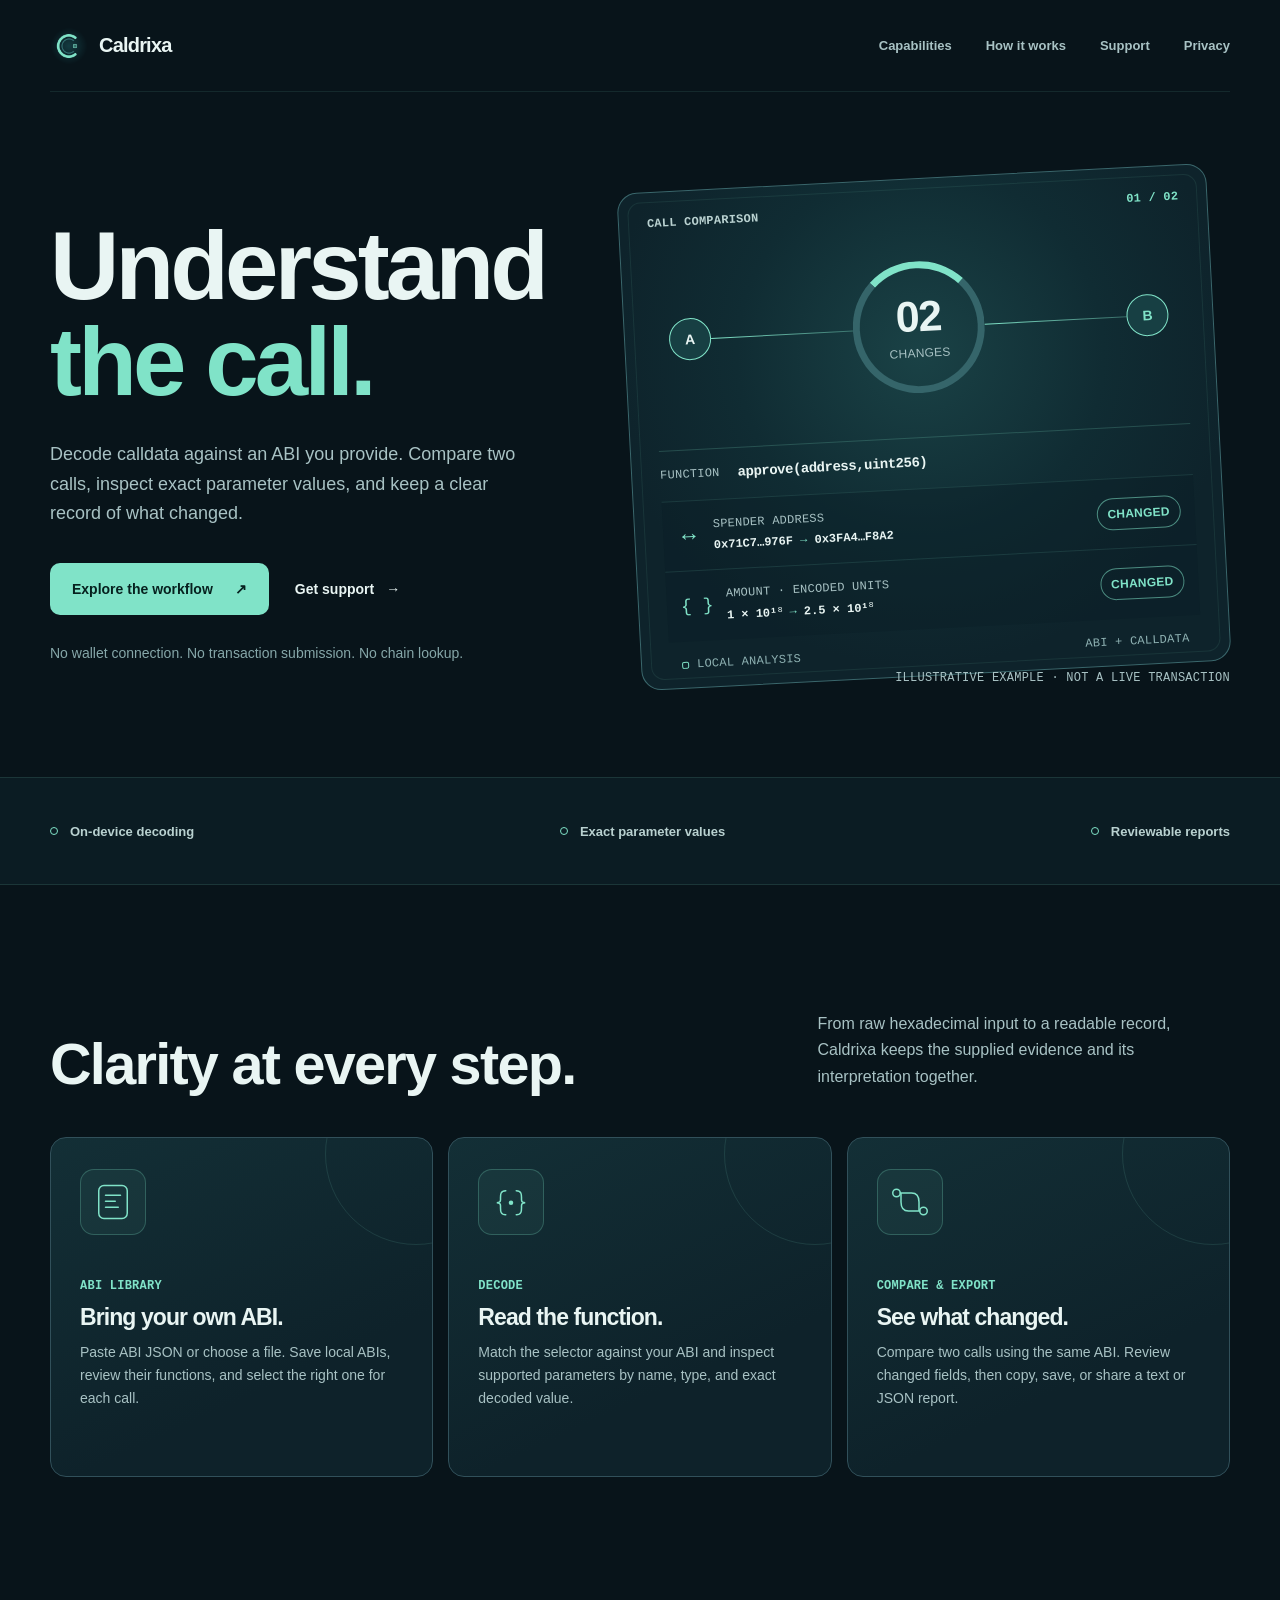
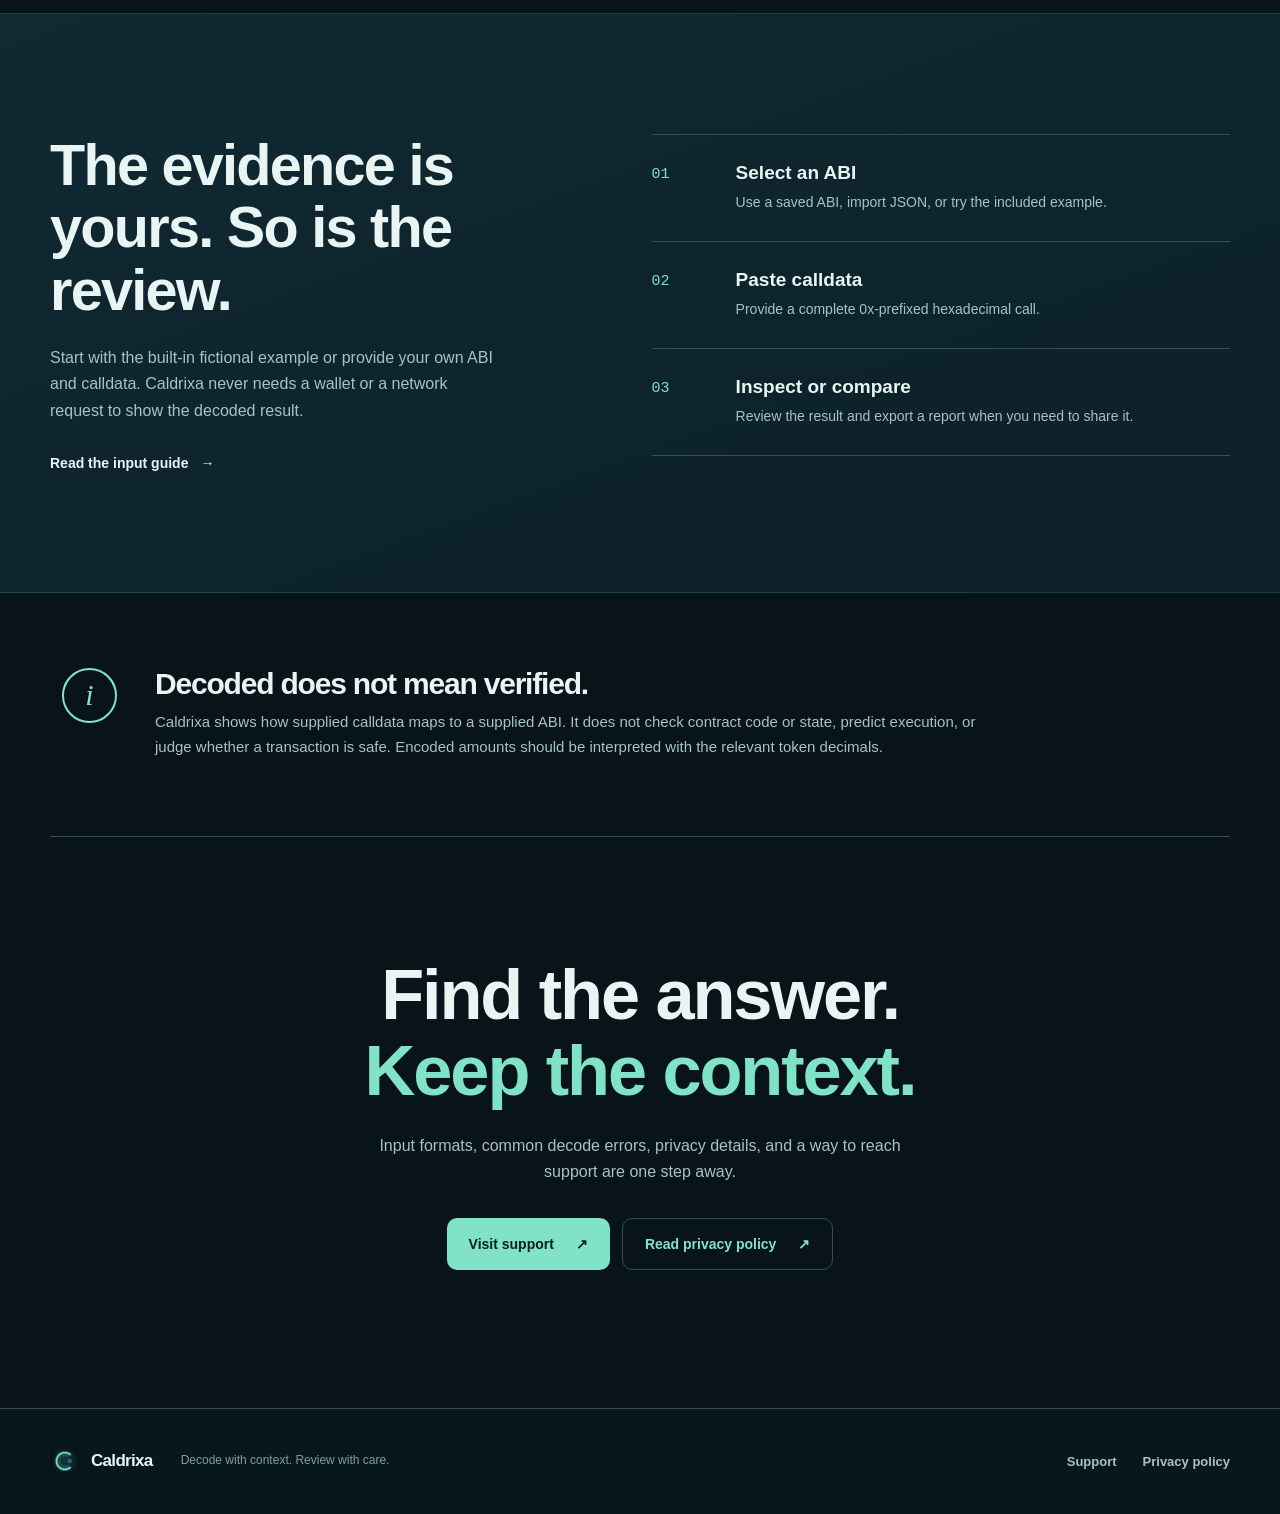
<file: index.html>
<!doctype html>
<html lang="en">
<head>
  <meta charset="utf-8">
  <meta name="viewport" content="width=device-width, initial-scale=1">
  <meta name="theme-color" content="#08141a">
  <meta name="description" content="Caldrixa is an offline iPhone tool for inspecting and comparing EVM contract calldata with an ABI you provide.">
  <title>Caldrixa — Understand the call</title>
  <link rel="icon" type="image/png" href="assets/caldrixa-icon.png">
  <link rel="stylesheet" href="styles.css">
</head>
<body>
  <a class="skip-link" href="#main">Skip to content</a>
  <div class="site-shell">
    <header class="site-header wrap">
      <a class="brand" href="index.html" aria-label="Caldrixa home">
        <img src="assets/caldrixa-icon.png" width="38" height="38" alt="">
        <span>Caldrixa</span>
      </a>
      <nav class="site-nav" aria-label="Main navigation">
        <a href="#capabilities">Capabilities</a>
        <a href="#workflow">How it works</a>
        <a href="support.html">Support</a>
        <a href="privacy.html">Privacy</a>
      </nav>
    </header>

    <main id="main">
      <section class="hero wrap" aria-labelledby="hero-title">
        <div class="hero-copy">
          <h1 id="hero-title">Understand<br><em>the call.</em></h1>
          <p class="hero-lead">Decode calldata against an ABI you provide. Compare two calls, inspect exact parameter values, and keep a clear record of what changed.</p>
          <div class="hero-actions">
            <a class="button button-primary" href="#workflow">Explore the workflow <span aria-hidden="true">↗</span></a>
            <a class="text-link" href="support.html">Get support <span aria-hidden="true">→</span></a>
          </div>
          <p class="hero-note">No wallet connection. No transaction submission. No chain lookup.</p>
        </div>
        <div class="hero-visual" role="img" aria-label="Illustration of two decoded calls being compared with two changed parameters">
          <div class="instrument">
            <div class="instrument-top"><span>CALL COMPARISON</span><span class="instrument-index">01 / 02</span></div>
            <div class="instrument-flow" aria-hidden="true"><span class="flow-node">A</span><span class="flow-line"></span><span class="flow-core"><strong>02</strong><small>CHANGES</small></span><span class="flow-line"></span><span class="flow-node active">B</span></div>
            <div class="instrument-function"><span>FUNCTION</span><strong>approve(address,uint256)</strong></div>
            <div class="instrument-row"><span class="row-symbol" aria-hidden="true">↔</span><div><small>SPENDER ADDRESS</small><strong>0x71C7…976F <span aria-hidden="true">→</span> 0x3FA4…F8A2</strong></div><span class="row-tag">CHANGED</span></div>
            <div class="instrument-row"><span class="row-symbol amount" aria-hidden="true">{ }</span><div><small>AMOUNT · ENCODED UNITS</small><strong>1 × 10¹⁸ <span aria-hidden="true">→</span> 2.5 × 10¹⁸</strong></div><span class="row-tag">CHANGED</span></div>
            <div class="instrument-foot"><span class="tiny-square" aria-hidden="true"></span><span>LOCAL ANALYSIS</span><span>ABI + CALLDATA</span></div>
          </div>
          <div class="visual-caption">ILLUSTRATIVE EXAMPLE · NOT A LIVE TRANSACTION</div>
        </div>
      </section>

      <section class="proof-strip" aria-label="Product characteristics">
        <div class="wrap proof-inner"><span><i aria-hidden="true"></i> On-device decoding</span><span><i aria-hidden="true"></i> Exact parameter values</span><span><i aria-hidden="true"></i> Reviewable reports</span></div>
      </section>

      <section class="section wrap" id="capabilities" aria-labelledby="capabilities-title">
        <div class="section-heading"><div><h2 id="capabilities-title">Clarity at every step.</h2></div><p>From raw hexadecimal input to a readable record, Caldrixa keeps the supplied evidence and its interpretation together.</p></div>
        <div class="capability-grid">
          <article class="capability-card"><div class="capability-icon" aria-hidden="true"><svg viewBox="0 0 64 64" fill="none"><rect x="13" y="10" width="38" height="44" rx="7" stroke="currentColor" stroke-width="2"/><path d="M22 23h20M22 31h13M22 39h17" stroke="currentColor" stroke-width="2" stroke-linecap="round"/></svg></div><span class="card-number">ABI LIBRARY</span><h3>Bring your own ABI.</h3><p>Paste ABI JSON or choose a file. Save local ABIs, review their functions, and select the right one for each call.</p></article>
          <article class="capability-card"><div class="capability-icon" aria-hidden="true"><svg viewBox="0 0 64 64" fill="none"><path d="M25 17c-7 0-7 5-7 9v3c0 3-2 4-5 4 3 0 5 1 5 4v3c0 4 0 9 7 9M39 17c7 0 7 5 7 9v3c0 3 2 4 5 4-3 0-5 1-5 4v3c0 4 0 9-7 9" stroke="currentColor" stroke-width="2" stroke-linecap="round"/><circle cx="32" cy="33" r="3" fill="currentColor"/></svg></div><span class="card-number">DECODE</span><h3>Read the function.</h3><p>Match the selector against your ABI and inspect supported parameters by name, type, and exact decoded value.</p></article>
          <article class="capability-card"><div class="capability-icon" aria-hidden="true"><svg viewBox="0 0 64 64" fill="none"><circle cx="14" cy="20" r="5" stroke="currentColor" stroke-width="2"/><circle cx="50" cy="44" r="5" stroke="currentColor" stroke-width="2"/><path d="M19 20h15c8 0 10 5 10 12v12M45 44H30c-8 0-10-5-10-12V20" stroke="currentColor" stroke-width="2" stroke-linecap="round"/></svg></div><span class="card-number">COMPARE & EXPORT</span><h3>See what changed.</h3><p>Compare two calls using the same ABI. Review changed fields, then copy, save, or share a text or JSON report.</p></article>
        </div>
      </section>

      <section class="workflow-section" id="workflow" aria-labelledby="workflow-title"><div class="wrap workflow-layout"><div class="workflow-intro"><h2 id="workflow-title">The evidence is yours. So is the review.</h2><p>Start with the built-in fictional example or provide your own ABI and calldata. Caldrixa never needs a wallet or a network request to show the decoded result.</p><a class="text-link" href="support.html">Read the input guide <span aria-hidden="true">→</span></a></div><ol class="workflow-steps"><li><span>01</span><div><h3>Select an ABI</h3><p>Use a saved ABI, import JSON, or try the included example.</p></div></li><li><span>02</span><div><h3>Paste calldata</h3><p>Provide a complete 0x-prefixed hexadecimal call.</p></div></li><li><span>03</span><div><h3>Inspect or compare</h3><p>Review the result and export a report when you need to share it.</p></div></li></ol></div></section>

      <section class="boundary wrap" aria-labelledby="boundary-title"><div class="boundary-mark" aria-hidden="true">i</div><div><h2 id="boundary-title">Decoded does not mean verified.</h2><p>Caldrixa shows how supplied calldata maps to a supplied ABI. It does not check contract code or state, predict execution, or judge whether a transaction is safe. Encoded amounts should be interpreted with the relevant token decimals.</p></div></section>

      <section class="closing wrap"><h2>Find the answer.<br><span>Keep the context.</span></h2><p>Input formats, common decode errors, privacy details, and a way to reach support are one step away.</p><div class="closing-actions"><a class="button button-primary" href="support.html">Visit support <span aria-hidden="true">↗</span></a><a class="button button-outline" href="privacy.html">Read privacy policy <span aria-hidden="true">↗</span></a></div></section>
    </main>

    <footer class="site-footer"><div class="wrap footer-inner"><a class="brand" href="index.html"><img src="assets/caldrixa-icon.png" width="30" height="30" alt=""><span>Caldrixa</span></a><p>Decode with context. Review with care.</p><nav aria-label="Footer navigation"><a href="support.html">Support</a><a href="privacy.html">Privacy policy</a></nav></div></footer>
  </div>
</body>
</html>
</file>
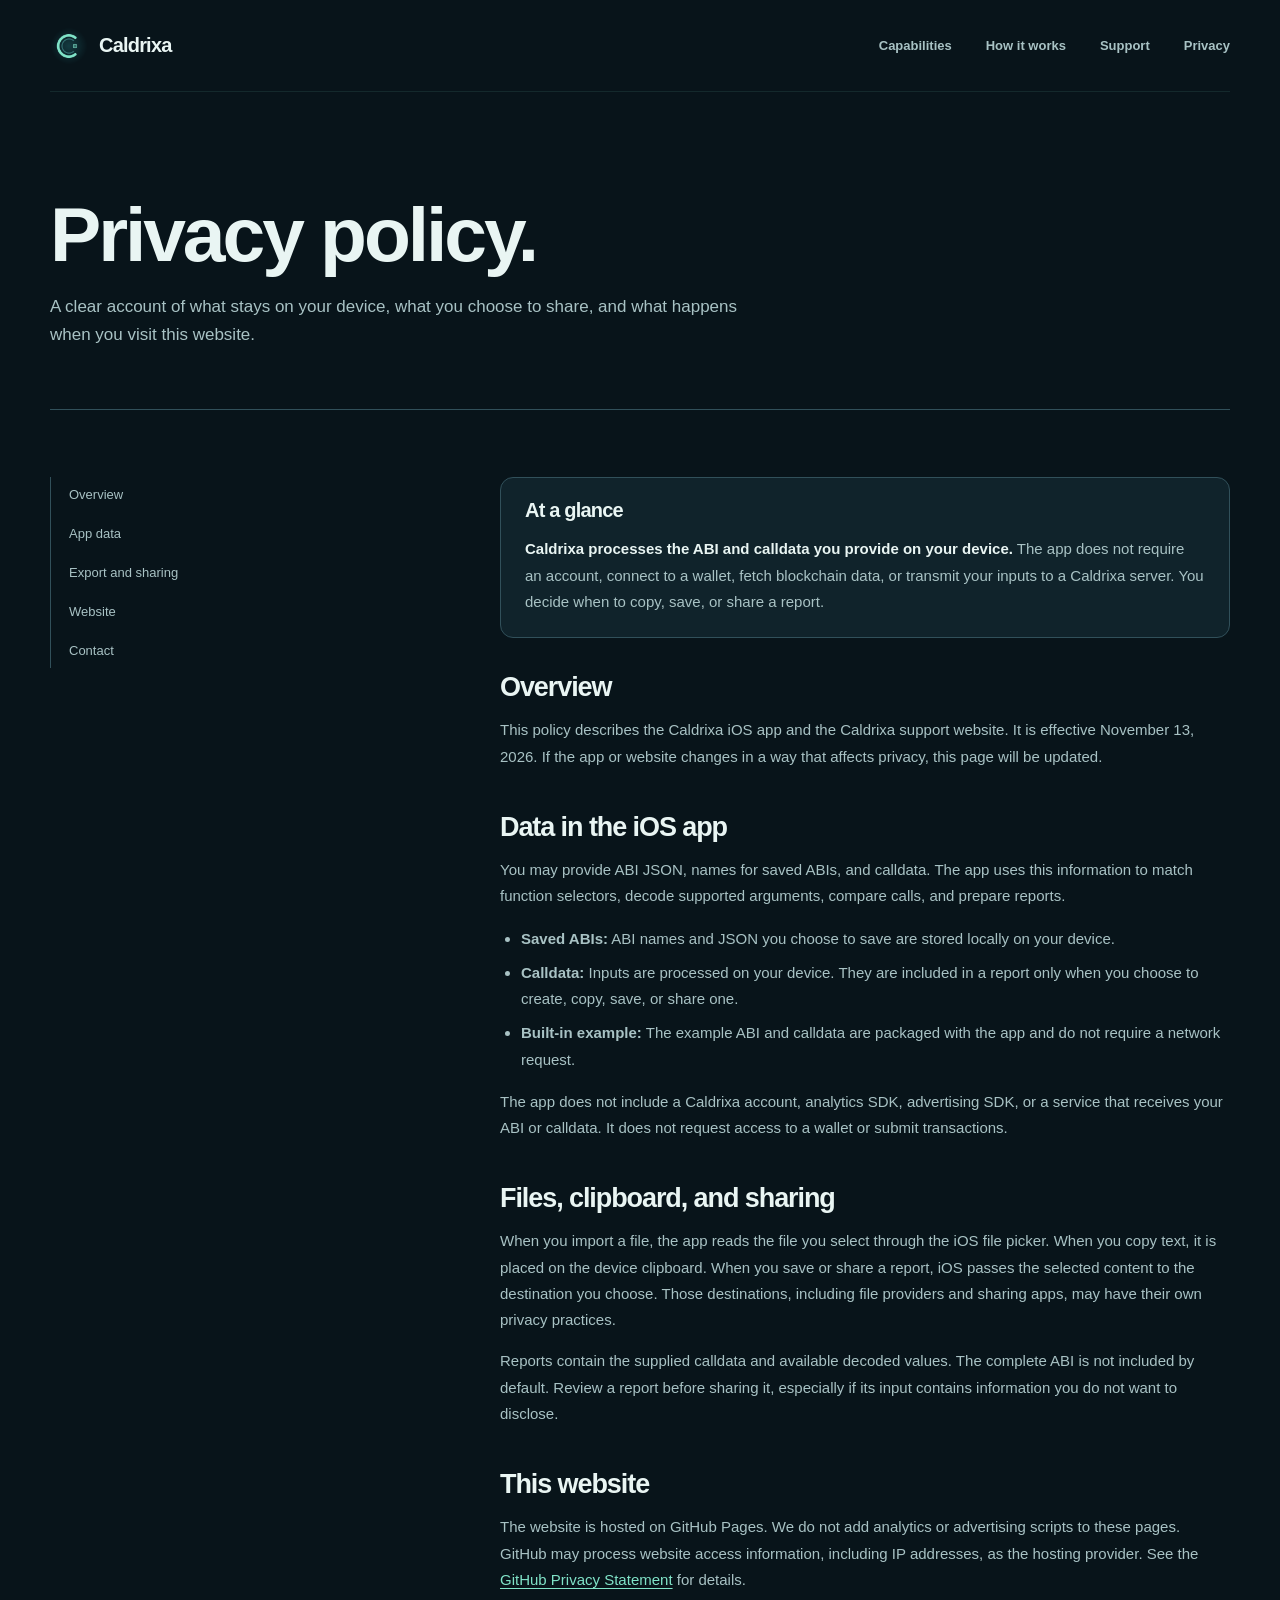
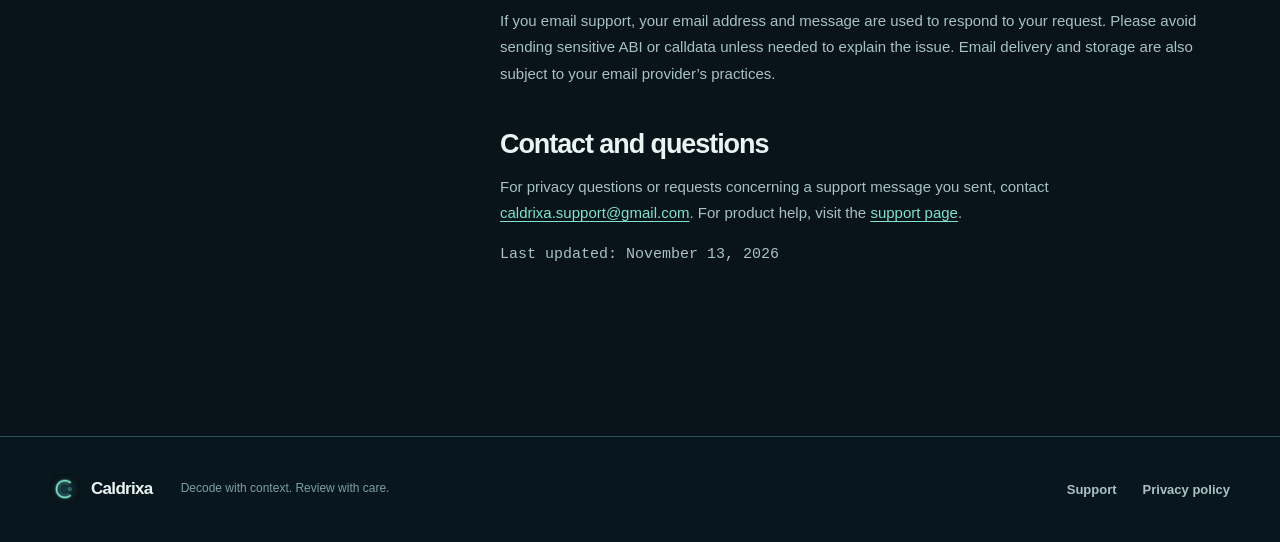
<file: privacy.html>
<!doctype html>
<html lang="en">
<head>
  <meta charset="utf-8">
  <meta name="viewport" content="width=device-width, initial-scale=1">
  <meta name="theme-color" content="#08141a">
  <meta name="description" content="Read how the Caldrixa iOS app and website handle ABI, calldata, reports, and support messages.">
  <title>Privacy Policy — Caldrixa</title>
  <link rel="icon" type="image/png" href="assets/caldrixa-icon.png">
  <link rel="stylesheet" href="styles.css">
</head>
<body>
  <a class="skip-link" href="#main">Skip to content</a>
  <div class="site-shell">
    <header class="site-header wrap"><a class="brand" href="index.html" aria-label="Caldrixa home"><img src="assets/caldrixa-icon.png" width="38" height="38" alt=""><span>Caldrixa</span></a><nav class="site-nav" aria-label="Main navigation"><a href="index.html#capabilities">Capabilities</a><a href="index.html#workflow">How it works</a><a href="support.html">Support</a><a href="privacy.html" aria-current="page">Privacy</a></nav></header>
    <main id="main">
      <section class="legal-hero wrap"><h1>Privacy policy.</h1><p>A clear account of what stays on your device, what you choose to share, and what happens when you visit this website.</p></section>
      <div class="legal-layout wrap">
        <nav class="legal-toc" aria-label="On this page"><a href="#overview">Overview</a><a href="#app-data">App data</a><a href="#sharing">Export and sharing</a><a href="#website">Website</a><a href="#contact">Contact</a></nav>
        <div class="legal-content">
          <div class="info-panel"><h2>At a glance</h2><p><strong>Caldrixa processes the ABI and calldata you provide on your device.</strong> The app does not require an account, connect to a wallet, fetch blockchain data, or transmit your inputs to a Caldrixa server. You decide when to copy, save, or share a report.</p></div>
          <section id="overview"><h2>Overview</h2><p>This policy describes the Caldrixa iOS app and the Caldrixa support website. It is effective November 13, 2026. If the app or website changes in a way that affects privacy, this page will be updated.</p></section>
          <section id="app-data"><h2>Data in the iOS app</h2><p>You may provide ABI JSON, names for saved ABIs, and calldata. The app uses this information to match function selectors, decode supported arguments, compare calls, and prepare reports.</p><ul><li><strong>Saved ABIs:</strong> ABI names and JSON you choose to save are stored locally on your device.</li><li><strong>Calldata:</strong> Inputs are processed on your device. They are included in a report only when you choose to create, copy, save, or share one.</li><li><strong>Built-in example:</strong> The example ABI and calldata are packaged with the app and do not require a network request.</li></ul><p>The app does not include a Caldrixa account, analytics SDK, advertising SDK, or a service that receives your ABI or calldata. It does not request access to a wallet or submit transactions.</p></section>
          <section id="sharing"><h2>Files, clipboard, and sharing</h2><p>When you import a file, the app reads the file you select through the iOS file picker. When you copy text, it is placed on the device clipboard. When you save or share a report, iOS passes the selected content to the destination you choose. Those destinations, including file providers and sharing apps, may have their own privacy practices.</p><p>Reports contain the supplied calldata and available decoded values. The complete ABI is not included by default. Review a report before sharing it, especially if its input contains information you do not want to disclose.</p></section>
          <section id="website"><h2>This website</h2><p>The website is hosted on GitHub Pages. We do not add analytics or advertising scripts to these pages. GitHub may process website access information, including IP addresses, as the hosting provider. See the <a href="https://docs.github.com/en/site-policy/privacy-policies/github-privacy-statement">GitHub Privacy Statement</a> for details.</p><p>If you email support, your email address and message are used to respond to your request. Please avoid sending sensitive ABI or calldata unless needed to explain the issue. Email delivery and storage are also subject to your email provider’s practices.</p></section>
          <section id="contact"><h2>Contact and questions</h2><p>For privacy questions or requests concerning a support message you sent, contact <a href="mailto:caldrixa.support@gmail.com?subject=Caldrixa%20privacy">caldrixa.support@gmail.com</a>. For product help, visit the <a href="support.html">support page</a>.</p><p class="meta-line">Last updated: November 13, 2026</p></section>
        </div>
      </div>
    </main>
    <footer class="site-footer"><div class="wrap footer-inner"><a class="brand" href="index.html"><img src="assets/caldrixa-icon.png" width="30" height="30" alt=""><span>Caldrixa</span></a><p>Decode with context. Review with care.</p><nav aria-label="Footer navigation"><a href="support.html">Support</a><a href="privacy.html">Privacy policy</a></nav></div></footer>
  </div>
</body>
</html>
</file>
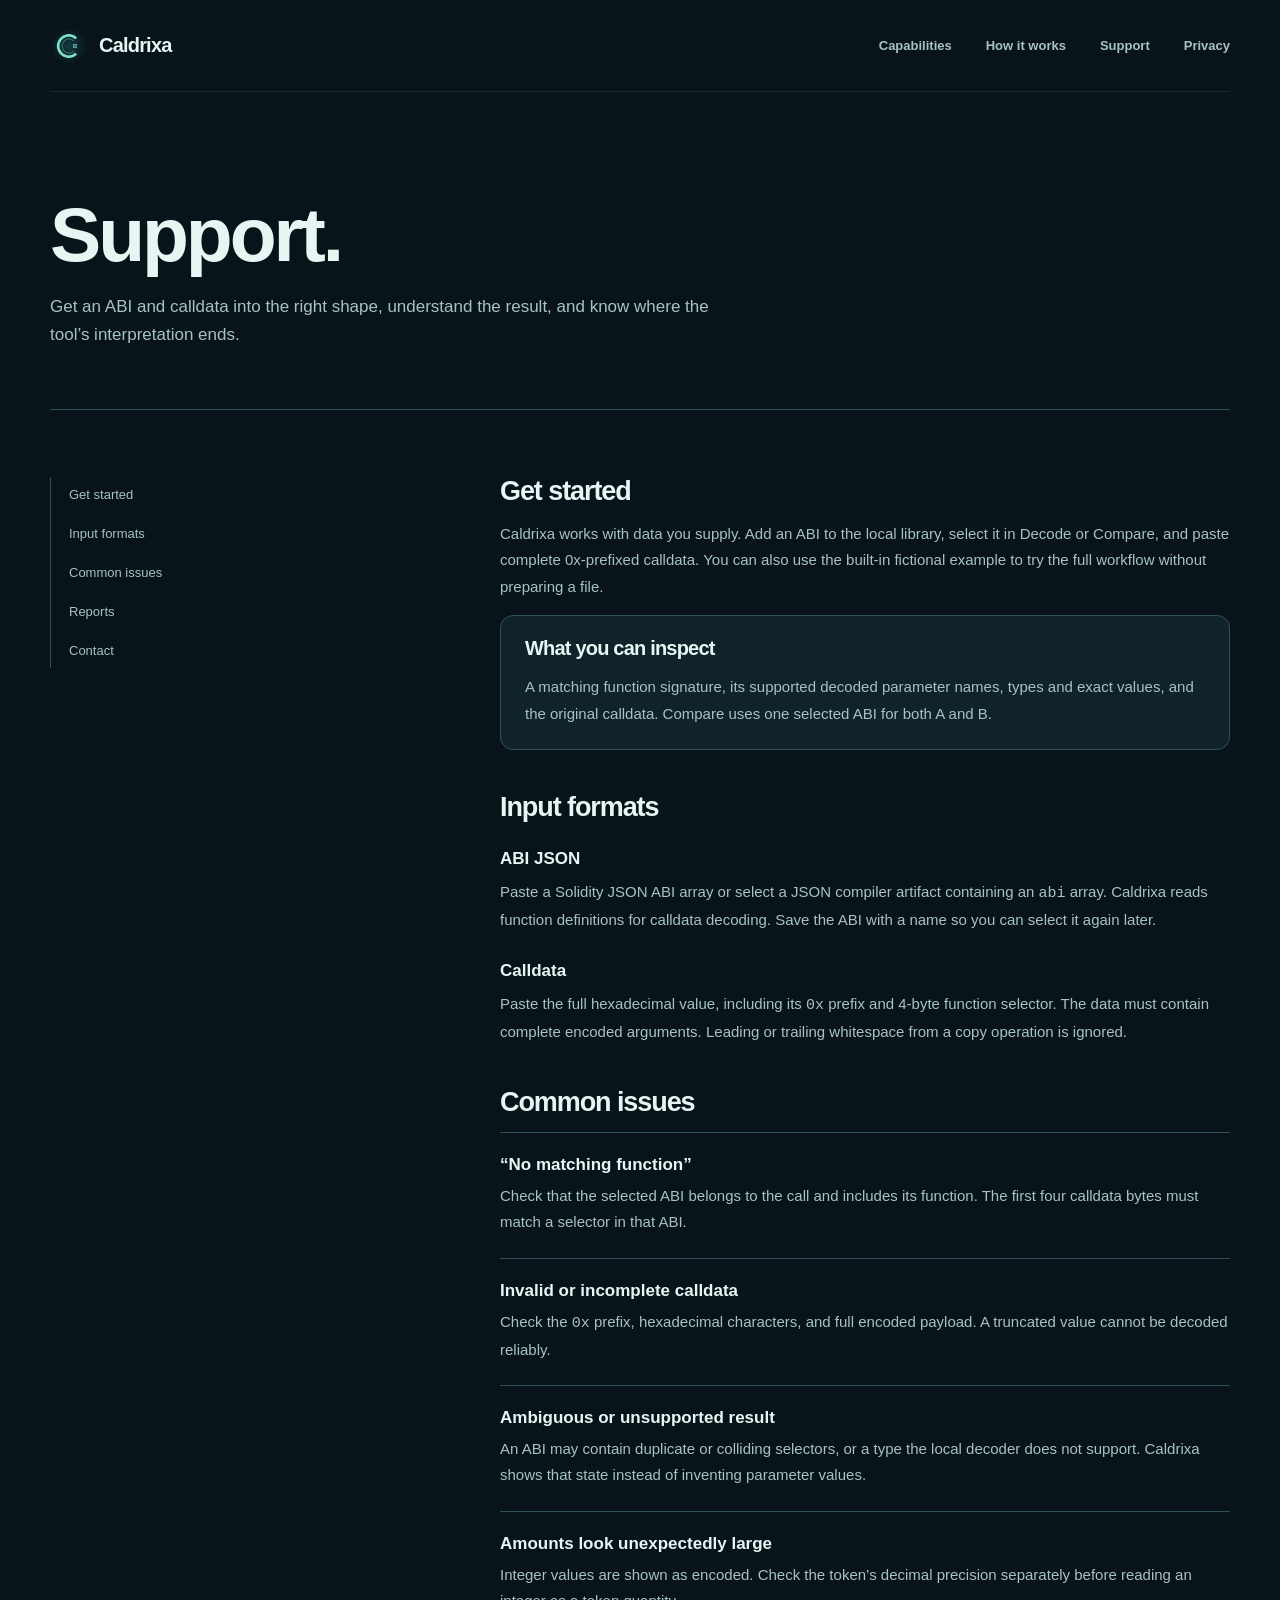
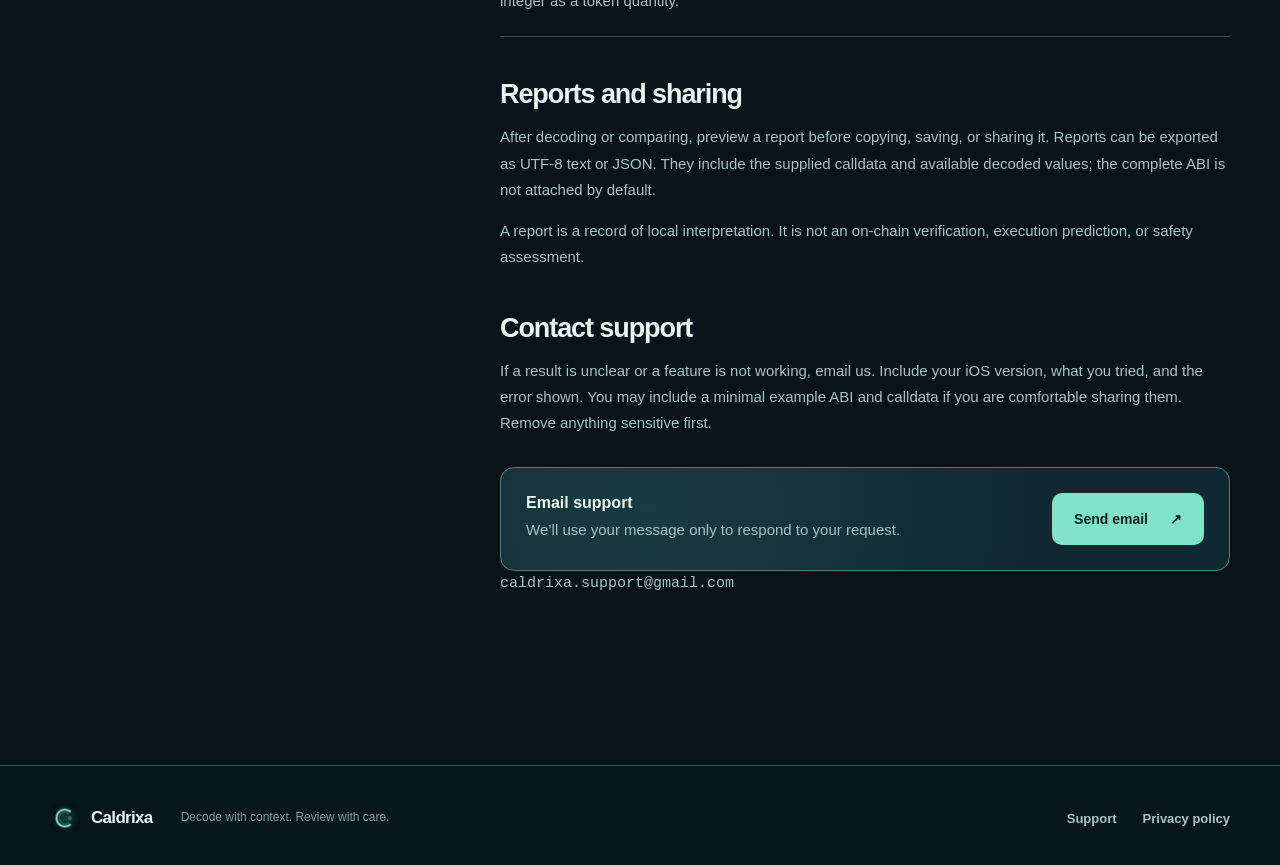
<file: support.html>
<!doctype html>
<html lang="en">
<head>
  <meta charset="utf-8">
  <meta name="viewport" content="width=device-width, initial-scale=1">
  <meta name="theme-color" content="#08141a">
  <meta name="description" content="Help with importing an ABI, decoding calldata, comparing calls, and exporting reports in Caldrixa.">
  <title>Support — Caldrixa</title>
  <link rel="icon" type="image/png" href="assets/caldrixa-icon.png">
  <link rel="stylesheet" href="styles.css">
</head>
<body>
  <a class="skip-link" href="#main">Skip to content</a>
  <div class="site-shell">
    <header class="site-header wrap"><a class="brand" href="index.html" aria-label="Caldrixa home"><img src="assets/caldrixa-icon.png" width="38" height="38" alt=""><span>Caldrixa</span></a><nav class="site-nav" aria-label="Main navigation"><a href="index.html#capabilities">Capabilities</a><a href="index.html#workflow">How it works</a><a href="support.html" aria-current="page">Support</a><a href="privacy.html">Privacy</a></nav></header>
    <main id="main">
      <section class="legal-hero wrap"><h1>Support.</h1><p>Get an ABI and calldata into the right shape, understand the result, and know where the tool’s interpretation ends.</p></section>
      <div class="legal-layout wrap">
        <nav class="legal-toc" aria-label="On this page"><a href="#start">Get started</a><a href="#formats">Input formats</a><a href="#errors">Common issues</a><a href="#reports">Reports</a><a href="#contact">Contact</a></nav>
        <div class="legal-content">
          <section id="start"><h2>Get started</h2><p>Caldrixa works with data you supply. Add an ABI to the local library, select it in Decode or Compare, and paste complete 0x-prefixed calldata. You can also use the built-in fictional example to try the full workflow without preparing a file.</p><div class="info-panel"><h2>What you can inspect</h2><p>A matching function signature, its supported decoded parameter names, types and exact values, and the original calldata. Compare uses one selected ABI for both A and B.</p></div></section>
          <section id="formats"><h2>Input formats</h2><h3>ABI JSON</h3><p>Paste a Solidity JSON ABI array or select a JSON compiler artifact containing an <code>abi</code> array. Caldrixa reads function definitions for calldata decoding. Save the ABI with a name so you can select it again later.</p><h3>Calldata</h3><p>Paste the full hexadecimal value, including its <code>0x</code> prefix and 4-byte function selector. The data must contain complete encoded arguments. Leading or trailing whitespace from a copy operation is ignored.</p></section>
          <section id="errors"><h2>Common issues</h2><div class="faq-item"><h3>“No matching function”</h3><p>Check that the selected ABI belongs to the call and includes its function. The first four calldata bytes must match a selector in that ABI.</p></div><div class="faq-item"><h3>Invalid or incomplete calldata</h3><p>Check the <code>0x</code> prefix, hexadecimal characters, and full encoded payload. A truncated value cannot be decoded reliably.</p></div><div class="faq-item"><h3>Ambiguous or unsupported result</h3><p>An ABI may contain duplicate or colliding selectors, or a type the local decoder does not support. Caldrixa shows that state instead of inventing parameter values.</p></div><div class="faq-item"><h3>Amounts look unexpectedly large</h3><p>Integer values are shown as encoded. Check the token’s decimal precision separately before reading an integer as a token quantity.</p></div></section>
          <section id="reports"><h2>Reports and sharing</h2><p>After decoding or comparing, preview a report before copying, saving, or sharing it. Reports can be exported as UTF-8 text or JSON. They include the supplied calldata and available decoded values; the complete ABI is not attached by default.</p><p>A report is a record of local interpretation. It is not an on-chain verification, execution prediction, or safety assessment.</p></section>
          <section id="contact"><h2>Contact support</h2><p>If a result is unclear or a feature is not working, email us. Include your iOS version, what you tried, and the error shown. You may include a minimal example ABI and calldata if you are comfortable sharing them. Remove anything sensitive first.</p><div class="support-contact"><div><strong>Email support</strong><p>We’ll use your message only to respond to your request.</p></div><a class="button button-primary" href="mailto:caldrixa.support@gmail.com?subject=Caldrixa%20support">Send email <span aria-hidden="true">↗</span></a></div><p class="meta-line">caldrixa.support@gmail.com</p></section>
        </div>
      </div>
    </main>
    <footer class="site-footer"><div class="wrap footer-inner"><a class="brand" href="index.html"><img src="assets/caldrixa-icon.png" width="30" height="30" alt=""><span>Caldrixa</span></a><p>Decode with context. Review with care.</p><nav aria-label="Footer navigation"><a href="support.html">Support</a><a href="privacy.html">Privacy policy</a></nav></div></footer>
  </div>
</body>
</html>
</file>
<file: styles.css>
:root{color-scheme:dark;--canvas:#08141a;--surface:#10232b;--surface-light:#17353a;--ink:#e9f5f3;--muted:#a8c2c4;--line:#31505a;--accent:#80e3c8;--accent-ink:#06211f;--max:1180px}
*{box-sizing:border-box}
html{scroll-behavior:smooth}
body{margin:0;background:var(--canvas);color:var(--ink);font-family:-apple-system,BlinkMacSystemFont,"Segoe UI",sans-serif;-webkit-font-smoothing:antialiased}
a{color:inherit;text-decoration:none}
button,a{touch-action:manipulation}
a:focus-visible{outline:2px solid var(--accent);outline-offset:5px;border-radius:4px}
p{line-height:1.65}
.wrap{width:min(var(--max),calc(100% - 64px));margin-inline:auto}
.skip-link{position:absolute;left:20px;top:-70px;z-index:20;padding:12px 18px;background:var(--accent);color:var(--accent-ink)}
.skip-link:focus{top:12px}
.site-shell{overflow:hidden}
.site-header{min-height:92px;display:flex;align-items:center;justify-content:space-between;gap:24px;border-bottom:1px solid rgba(128,227,200,.1)}
.brand{display:inline-flex;align-items:center;gap:11px;font-size:20px;font-weight:730;letter-spacing:-.04em;white-space:nowrap}
.brand img{border-radius:9px}
.site-nav{display:flex;align-items:center;gap:34px;flex-wrap:wrap}
.site-nav a,.site-footer nav a{font-size:13px;font-weight:600;color:var(--muted);transition:color .2s ease}
.site-nav a:hover,.site-footer nav a:hover,.text-link:hover{color:var(--accent)}
.hero{min-height:685px;display:grid;grid-template-columns:.88fr 1.12fr;align-items:center;gap:72px;padding-block:70px 86px}
.hero-copy{position:relative;z-index:2}
.eyebrow,.section-kicker,.card-number,.instrument-top,.instrument-function span,.instrument-row small,.instrument-foot,.visual-caption{font-family:ui-monospace,SFMono-Regular,Menlo,monospace;letter-spacing:.02em}
.eyebrow{display:flex;align-items:center;gap:11px;color:var(--accent);font-size:12px;font-weight:650;text-transform:uppercase;white-space:nowrap}
.live-dot{width:7px;height:7px;border-radius:50%;background:var(--accent);}
.eyebrow-rule{height:1px;width:19px;background:var(--line)}
h1,h2,h3,p{margin-top:0}
h1{font-size:clamp(64px,8vw,96px);line-height:1;letter-spacing:-.04em;margin:30px 0 30px;font-weight:740}
h1 em{font-style:normal;color:var(--accent)}
.hero-lead{max-width:490px;font-size:18px;line-height:1.65;color:var(--muted);margin-bottom:34px}
.hero-actions,.closing-actions{display:flex;align-items:center;gap:26px;flex-wrap:wrap}
.button{min-height:52px;display:inline-flex;align-items:center;justify-content:center;gap:22px;border-radius:10px;padding:0 22px;font-size:14px;font-weight:730;transition:transform .2s ease,background .2s ease,border-color .2s ease}
.button:hover{transform:translateY(-2px)}
.button-primary{background:var(--accent);color:var(--accent-ink)}
.button-primary:hover{background:#a1f1d9}
.button-outline{border:1px solid var(--line);color:var(--accent)}
.button-outline:hover{border-color:var(--accent)}
.text-link{display:inline-flex;align-items:center;gap:12px;color:var(--ink);font-size:14px;font-weight:650;transition:color .2s ease}
.hero-note{font-size:14px;color:#86a7a9;margin:27px 0 0}
.hero-visual{position:relative;min-height:520px;display:grid;place-items:center}
.instrument{position:relative;width:min(100%,590px);border:1px solid #3a676c;border-radius:20px;padding:24px 28px 0;background:radial-gradient(circle at 50% 35%,#1a4246 0%,#102c33 42%,#0e232b 72%);transform:rotate(-3deg)}
.instrument::before{content:"";position:absolute;inset:9px;border:1px solid rgba(128,227,200,.09);border-radius:13px;pointer-events:none}
.instrument-top{display:flex;justify-content:space-between;gap:15px;font-size:12px;color:#bad2d1;font-weight:700}
.instrument-index{color:var(--accent)}
.instrument-flow{height:220px;display:flex;align-items:center;justify-content:center;gap:0;margin-inline:16px}
.flow-node{width:42px;height:42px;flex:0 0 42px;display:grid;place-items:center;border:1px solid var(--accent);border-radius:50%;background:#173f43;font-size:14px;font-weight:700;color:var(--ink)}
.flow-node.active{color:var(--accent)}
.flow-line{height:1px;flex:1;background:linear-gradient(90deg,var(--accent),rgba(128,227,200,.35))}
.flow-core{width:132px;height:132px;flex:0 0 132px;display:flex;align-items:center;justify-content:center;flex-direction:column;padding:10px;border:7px solid #35656a;border-top-color:var(--accent);border-radius:50%;}
.flow-core strong{font-size:43px;line-height:1;letter-spacing:-.03em}
.flow-core small{font-size:12px;color:var(--muted);margin-top:8px;letter-spacing:.02em}
.instrument-function{display:flex;align-items:center;gap:18px;border-top:1px solid rgba(128,227,200,.2);padding:16px 0 18px}
.instrument-function span{font-size:12px;color:var(--muted)}
.instrument-function strong{font-size:14px;font-family:ui-monospace,SFMono-Regular,Menlo,monospace;font-weight:600;letter-spacing:-.035em;white-space:nowrap}
.instrument-row{display:flex;align-items:center;gap:13px;padding:17px 14px;border-top:1px solid rgba(128,227,200,.12);background:rgba(9,30,37,.36)}
.instrument-row>div{min-width:0;flex:1}
.instrument-row small{display:block;font-size:12px;color:var(--muted);margin-bottom:7px}
.instrument-row strong{display:block;overflow:hidden;text-overflow:ellipsis;white-space:nowrap;font-size:12px;font-weight:550;font-family:ui-monospace,SFMono-Regular,Menlo,monospace}
.instrument-row strong span{color:var(--accent)}
.row-symbol{color:var(--accent);font-size:23px;line-height:1}
.row-symbol.amount{font-family:ui-monospace,SFMono-Regular,Menlo,monospace;font-size:18px}
.row-tag{border:1px solid rgba(128,227,200,.55);border-radius:40px;color:var(--accent);padding:8px 10px;font-size:12px;font-weight:700;letter-spacing:.02em}
.instrument-foot{display:flex;align-items:center;gap:8px;padding:16px 12px;color:#8fb2b3;font-size:12px}
.instrument-foot span:last-child{margin-left:auto}
.tiny-square{width:7px;height:7px;border:1px solid var(--accent);border-radius:2px}
.visual-caption{position:absolute;bottom:2px;right:0;color:#a8c2c4;font-size:12px}
.proof-strip{padding:12px 16px;border-block:1px solid rgba(128,227,200,.13);background:#0b1c23}
.proof-inner{min-height:82px;display:flex;align-items:center;justify-content:space-between;gap:20px}
.proof-inner span{display:flex;align-items:center;gap:12px;color:#b9d1d0;font-size:13px;font-weight:580}
.proof-inner i{display:block;width:8px;height:8px;border:1px solid var(--accent);border-radius:50%;}
.section{padding-block:126px 136px}
.section-heading{display:grid;grid-template-columns:1fr .6fr;align-items:end;gap:80px;margin-bottom:42px}
.section-kicker{font-size:12px;color:var(--accent);font-weight:700;margin-bottom:20px}
h2{font-size:clamp(38px,4.5vw,61px);line-height:1.08;letter-spacing:-.03em;margin-bottom:0}
.section-heading>p{max-width:410px;color:var(--muted);font-size:16px;margin-bottom:5px}
.capability-grid{display:grid;grid-template-columns:repeat(3,1fr);gap:15px}
.capability-card{min-height:340px;position:relative;overflow:hidden;padding:31px 29px;border:1px solid var(--line);border-radius:16px;background:linear-gradient(155deg,#132f36,#0e222a 68%)}
.capability-card::after{content:"";position:absolute;right:-75px;top:-75px;width:180px;height:180px;border:1px solid rgba(128,227,200,.12);border-radius:50%;}
.capability-icon{width:66px;height:66px;display:grid;place-items:center;color:var(--accent);border:1px solid rgba(128,227,200,.25);border-radius:14px;background:rgba(128,227,200,.055);margin-bottom:44px}
.capability-icon svg{width:48px;height:48px}
.card-number{display:block;color:var(--accent);font-size:12px;font-weight:700;margin-bottom:11px}
.capability-card h3{font-size:23px;letter-spacing:-.04em;margin-bottom:10px}
.capability-card p{font-size:14px;color:var(--muted);margin:0}
.workflow-section{background:linear-gradient(160deg,#102932,#0c2028);border-block:1px solid rgba(128,227,200,.14)}
.workflow-layout{display:grid;grid-template-columns:.85fr 1fr;gap:110px;padding-block:120px}
.workflow-intro h2{max-width:490px}
.workflow-intro>p:not(.section-kicker){color:var(--muted);font-size:16px;max-width:450px;margin:24px 0 30px}
.workflow-steps{list-style:none;margin:0;padding:0;border-top:1px solid var(--line)}
.workflow-steps li{display:grid;grid-template-columns:64px 1fr;gap:20px;padding:27px 0;border-bottom:1px solid var(--line)}
.workflow-steps li>span{font-family:ui-monospace,SFMono-Regular,Menlo,monospace;color:var(--accent);font-size:15px;padding-top:4px}
.workflow-steps h3{font-size:19px;margin-bottom:7px}
.workflow-steps p{font-size:14px;color:var(--muted);margin:0}
.boundary{display:grid;grid-template-columns:65px 1fr;gap:28px;padding:75px 12px 76px;border-bottom:1px solid var(--line)}
.boundary-mark{width:55px;height:55px;border:2px solid var(--accent);border-radius:50%;display:grid;place-items:center;color:var(--accent);font-family:Georgia,serif;font-size:30px;font-style:italic}
.boundary h2{font-size:30px;letter-spacing:-.04em;margin-bottom:10px}
.boundary .section-kicker{margin-bottom:10px}
.boundary p:last-child{max-width:860px;color:var(--muted);font-size:15px;margin:0}
.closing{padding-block:120px 138px;text-align:center}
.closing h2{font-size:clamp(43px,5.5vw,72px)}
.closing h2 span{color:var(--accent)}
.closing>p:not(.section-kicker){max-width:560px;margin:24px auto 32px;color:var(--muted);font-size:16px}
.closing-actions{justify-content:center;gap:12px}
.site-footer{border-top:1px solid var(--line);background:#08171d}
.footer-inner{min-height:105px;display:flex;align-items:center;gap:28px}
.site-footer .brand{font-size:17px}
.site-footer p{font-size:12px;color:#7e9fa2;margin:0 auto 0 0}
.site-footer nav{display:flex;gap:26px;flex-wrap:wrap}
.legal-hero{padding-block:85px 60px;border-bottom:1px solid var(--line)}
.legal-hero h1{font-size:clamp(50px,6vw,78px);margin:19px 0 20px}
.legal-hero>p:last-child{max-width:700px;color:var(--muted);font-size:17px;margin:0}
.legal-layout{display:grid;grid-template-columns:245px minmax(0,730px);justify-content:space-between;gap:80px;padding-block:67px 125px}
.legal-toc{position:sticky;top:35px;align-self:start;border-left:1px solid var(--line);display:flex;flex-direction:column;gap:4px}
.legal-toc a{color:var(--muted);font-size:13px;padding:10px 17px;border-left:2px solid transparent;margin-left:-1px}
.legal-toc a:hover,.legal-toc a:focus-visible{color:var(--accent);border-color:var(--accent)}
.legal-content section{scroll-margin-top:40px;margin-bottom:43px}
.legal-content h2{font-size:27px;letter-spacing:-.04em;margin-bottom:15px}
.legal-content h3{font-size:17px;margin:27px 0 10px}
.legal-content p,.legal-content li{color:var(--muted);font-size:15px;line-height:1.75}
.legal-content ul{padding-left:21px}
.legal-content li+li{margin-top:8px}
.legal-content a{color:var(--accent);text-decoration:underline;text-underline-offset:3px}
.legal-content .info-panel{padding:22px 24px;border:1px solid var(--line);border-radius:13px;background:var(--surface);margin-bottom:35px}
 .legal-content .info-panel p{margin-bottom:0}
 .legal-content .info-panel strong{color:var(--ink)}
 .legal-content .info-panel h2{font-size:20px}
.legal-content hr{border:0;border-top:1px solid var(--line);margin:45px 0}
.faq-item{border-top:1px solid var(--line);padding:22px 0}
.faq-item:last-child{border-bottom:1px solid var(--line)}
.faq-item h3{margin:0 0 8px}
.faq-item p{margin:0}
.support-contact{display:flex;align-items:center;gap:22px;justify-content:space-between;padding:25px;border:1px solid #4b817e;border-radius:14px;background:radial-gradient(circle at 20% 40%,#183c40,#102830 70%);margin-top:30px}
.support-contact p{margin:5px 0 0}
.support-contact a{white-space:nowrap;text-decoration:none}
.meta-line{font-family:ui-monospace,SFMono-Regular,Menlo,monospace;color:#a8c2c4;font-size:14px;letter-spacing:0;margin-bottom:0}
@media(max-width:1000px){.hero{gap:32px;grid-template-columns:1fr 1fr}.instrument{padding-inline:20px}.instrument-row{gap:8px;padding-inline:7px}.row-tag{display:none}.workflow-layout{gap:50px}.site-nav{gap:18px}}
@media(max-width:760px){.wrap{width:min(100% - 38px,var(--max))}.site-header{min-height:76px;align-items:flex-start;padding-block:17px;flex-direction:column;gap:15px}.site-nav{gap:18px}.site-nav a{font-size:12px}.hero{display:flex;flex-direction:column;align-items:stretch;padding-block:70px 60px;gap:45px}.hero h1{font-size:clamp(65px,15vw,95px)}.hero-lead{font-size:16px}.hero-visual{min-height:470px}.instrument{max-width:560px;margin:auto}.visual-caption{bottom:0}.proof-inner{flex-wrap:wrap;justify-content:flex-start;gap:10px 23px;padding-block:20px}.proof-inner span{font-size:12px}.section{padding-block:85px 95px}.section-heading{display:block;margin-bottom:30px}.section-heading>p{margin:20px 0 0}.capability-grid{grid-template-columns:1fr}.capability-card{min-height:auto;padding:27px}.capability-icon{margin-bottom:26px}.workflow-layout{grid-template-columns:1fr;gap:35px;padding-block:90px}.boundary{padding-block:60px;grid-template-columns:1fr;gap:20px}.closing{padding-block:85px 100px}.footer-inner{flex-wrap:wrap;padding-block:30px;gap:15px}.site-footer p{width:100%;order:3}.legal-hero{padding-block:65px 48px}.legal-layout{grid-template-columns:1fr;gap:35px;padding-block:45px 85px}.legal-toc{position:static;display:flex;flex-direction:row;overflow-x:auto;border-left:0;border-bottom:1px solid var(--line);gap:3px;white-space:nowrap}.legal-toc a{margin:0;border-left:0;border-bottom:2px solid transparent;padding:10px 12px}.legal-toc a:hover,.legal-toc a:focus-visible{border-color:var(--accent)}}
@media(max-width:420px){.hero-actions{align-items:flex-start;flex-direction:column;gap:20px}.hero-visual{min-height:410px;margin-inline:-7px}.instrument{transform:none;padding:20px 17px 0}.instrument-flow{height:165px;margin-inline:4px}.flow-core{width:104px;height:104px;flex-basis:104px;border-width:6px}.flow-core strong{font-size:35px}.flow-node{width:34px;height:34px;flex-basis:34px}.instrument-function{gap:10px}.instrument-function strong{font-size:12px}.instrument-row{padding-block:13px}.instrument-row strong{font-size:12px}.instrument-row small{font-size:12px}.visual-caption{font-size:12px}.site-nav{gap:13px}.site-nav a{font-size:12px}.support-contact{align-items:flex-start;flex-direction:column}}
@media(prefers-reduced-motion:reduce){html{scroll-behavior:auto}.button,.site-nav a,.site-footer nav a,.text-link{transition:none}}

.legal-content .button-primary{color:var(--accent-ink)}
.legal-content .button-primary:hover{color:var(--accent-ink)}
</file>
